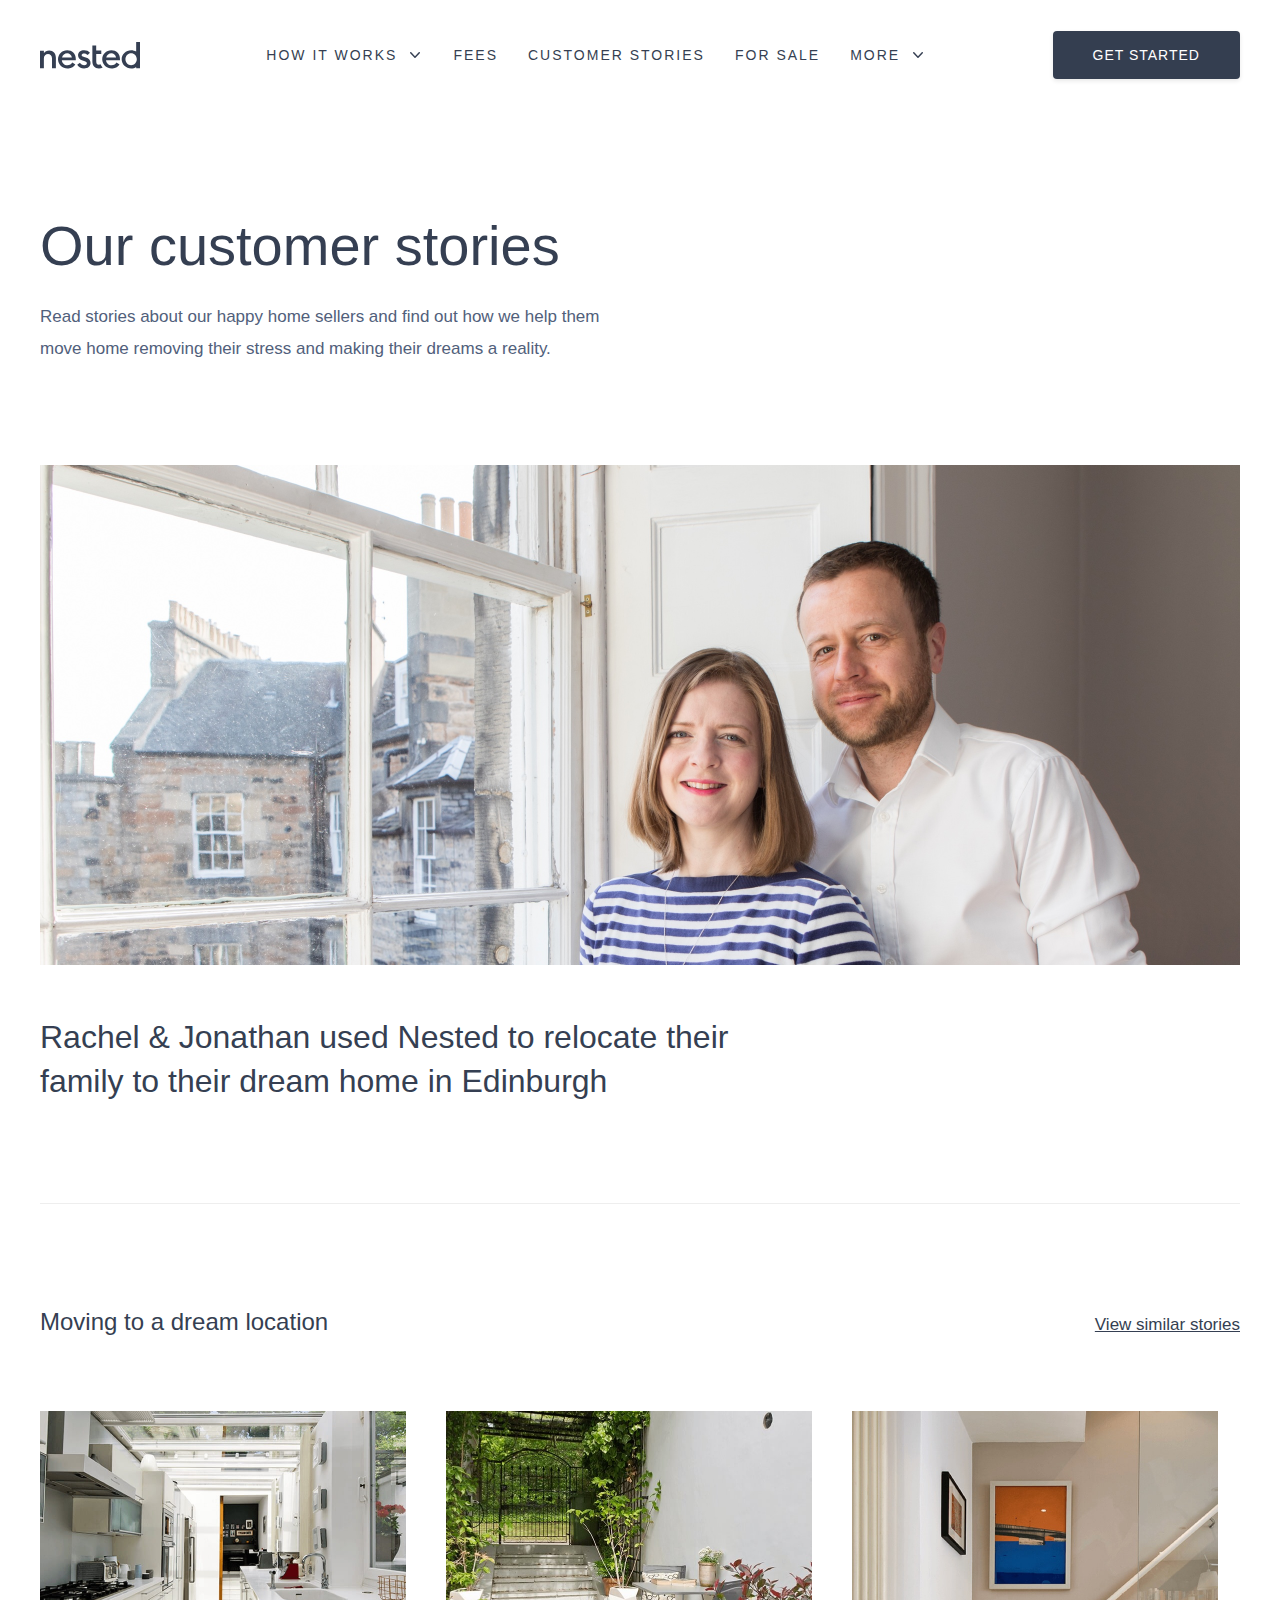
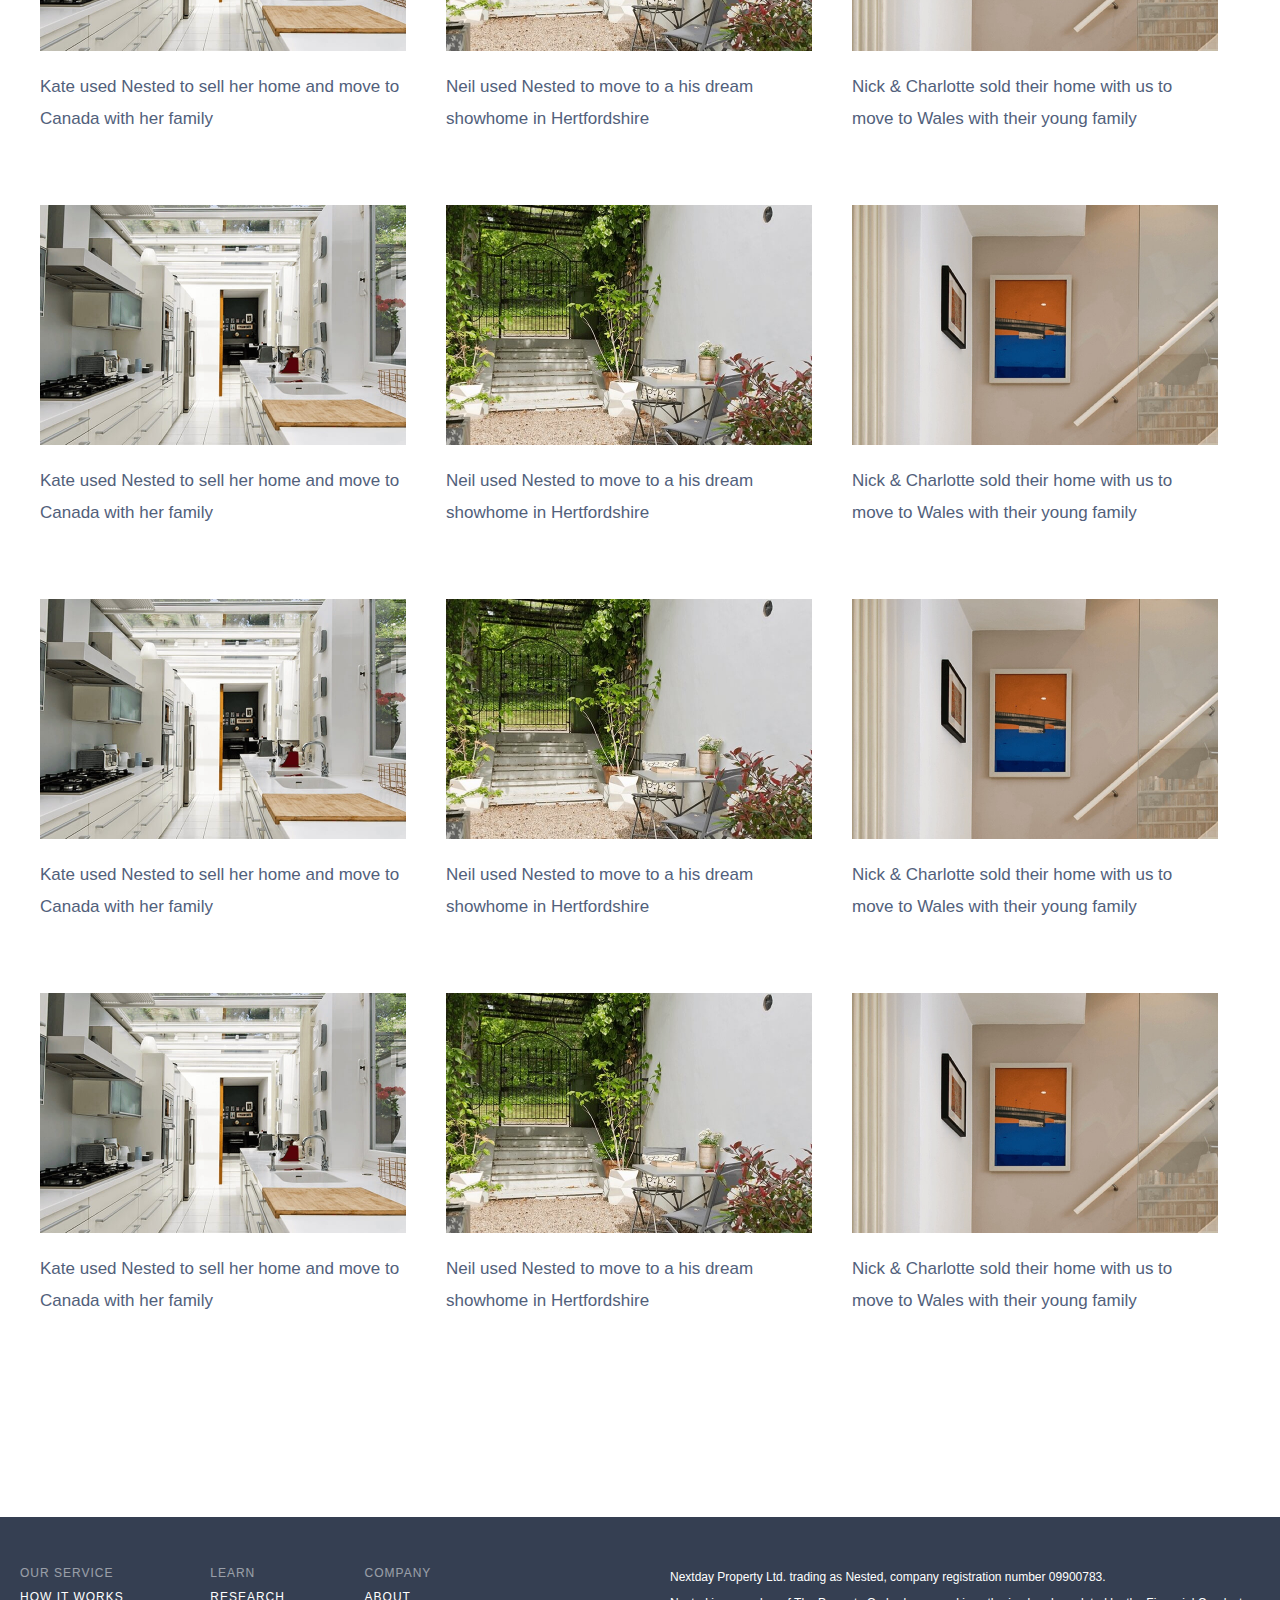
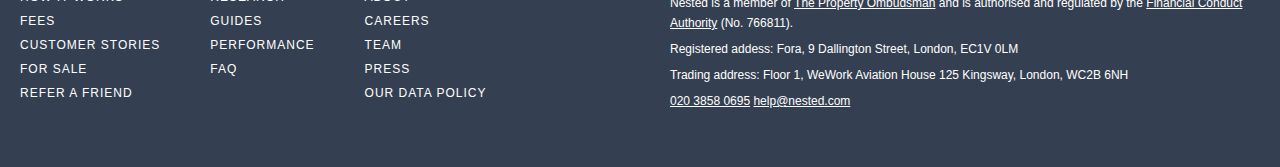
<file: index.html>
<!Doctype>
<html>
  <head>
    <meta charset="utf-8">
    <meta name="viewport" content="width=device-width, initial-scale=1.0">
    <title>Customer Story - Greg</title>
    <link rel="stylesheet" href="reset.css">
    <link rel="stylesheet" href="styles.css">
  </head>
  <body>
    <main>
    <nav>
      <div class="nav_desktop">
        <a href="#" class="logo">
          <img src="./icons/logo.svg">
        </a>
        <ul class="nav_menu">
          <li class="dropdown nav_item">
            <h4>How it works</h4><svg class="chevron_down" xmlns="http://www.w3.org/2000/svg" viewBox="0 0 16 16"><path transform="" fill="#353F52" fill-rule="nonzero" d="M7.989 9.164L4.297 5.229a.75.75 0 1 0-1.094 1.026l4.237 4.516a.75.75 0 0 0 1.092.002l4.263-4.516a.75.75 0 1 0-1.09-1.03L7.989 9.164z"></path></svg>
            <ul class="dropdown_list">
              <li class="dropdown_item dropdown_item_full" href="#">
                <a href="#">
                  <h4>The process</h4>
                  <p>Setting up with Nested can take as little as 7 days</p>
                </a>
              </li>
              <li class="dropdown_item dropdown_item_full" href="#">
                <a>
                  <h4>The advance</h4>
                  <p>Withdraw money from your home before it's sold</p>
                </a>
              </li>
              <li class="dropdown_item dropdown_item_full" href="#">
                <a>
                  <h4>Our valuation process</h4>
                  <p>See how we use data to accuractely value your home</p>
                </a>
              </li>
              <li class="dropdown_item dropdown_item_full" href="#">
                <a>
                  <h4>Our agency</h4>
                  <p>Our dedicated team will get you the best price</p>
                </a>
              </li>
            </ul>
          </li>
          <a href="#" class="nav_item">
            <h4>Fees</h4>
          </a>
          <a href="#" class="active nav_item nav_item_900">
            <h4>Customer Stories</h4>
          </a>
          <a href="#" class="nav_item nav_item_1000">
            <h4>For sale</h4>
          </a>
          <li class="dropdown nav_item dropdown_more">
            <h4>More</h4><svg class="chevron_down" xmlns="http://www.w3.org/2000/svg" viewBox="0 0 16 16"><path transform="" fill="#353F52" fill-rule="nonzero" d="M7.989 9.164L4.297 5.229a.75.75 0 1 0-1.094 1.026l4.237 4.516a.75.75 0 0 0 1.092.002l4.263-4.516a.75.75 0 1 0-1.09-1.03L7.989 9.164z"></path></svg>
            <ul class="dropdown_list">
              <li class="dropdown_item dropdown_900">
                <a href="#" class="nav_link">Customer stories</a>
              </li>
              <li class="dropdown_item dropdown_1000">
                <a href="#" class="nav_link">For sale</a>
              </li>
              <li class="dropdown_item">
                <a href="#" class="nav_link">About Nested</a>
              </li>
              <li class="dropdown_item">
                <a href="#" class="nav_link">Careers</a>
              </li>
              <li class="dropdown_item">
                <a href="#" class="nav_link">The team</a>
              </li>
              <li class="dropdown_item">
                <a href="#" class="nav_link">Press</a>
              </li>
              <li class="dropdown_item">
                <a href="#" class="nav_link">Refer a friend</a>
              </li>
            </ul>
          </li>
        </ul>
        <a class="button">Get started</a>  
      </div>
      <div class="nav_mobile">
        <a href="#" class="logo">
            <img src="./icons/logo.svg">
        </a>
        <div class="mobile_buttons">
          <a href="tel:+442038580695">
            <img src="./icons/phone.svg">
          </a>
          <a href="#menu">
            <img src="./icons/menu.svg">
          </a>
        </div>
        <div class="menu_mobile" id="menu">
          <a class="close_icon" href="#">
            <img src="./icons/cross.svg">
          </a>
          <h4>How it works</h4>
          <ul>
            <li class=" ">
              <a href="#" class="nav_link">The process</a>
            </li>
            <li class="">
              <a href="#" class="nav_link">The advance</a>
            </li>
            <li class="">
              <a href="#" class="nav_link">Our valuation process</a>
            </li>
            <li class="">
              <a href="#" class="nav_link">Our agency</a>
            </li>
          </ul>
          <ul>
            <li class="">
              <a href="#" class="nav_link">Fees</a>
            </li>
            <li class="">
              <a href="#" class="nav_link">Customer stories</a>
            </li>
            <li class="">
              <a href="#" class="nav_link">For sale</a>
            </li>
          </ul>
          <ul class="links_other">
            <li class="">
              <a href="#" class="nav_link">About Nested</a>
            </li>
            <li class="">
              <a href="#" class="nav_link">Careers</a>
            </li>
            <li class="">
              <a href="#" class="nav_link">The team</a>
            </li>
            <li class="">
              <a href="#" class="nav_link">Press</a>
            </li>
            <li class="">
              <a href="#" class="nav_link">Refer a friend</a>
            </li>
          </ul>
        </div>
      </div>
    </nav>
    <div class="home">
      <div class="content">
      <h1>Our customer stories</h1>
        <p>Read stories about our happy home sellers and find out how we help them move home removing their stress and making their dreams a reality.</p>
      </div>
      <a class="featured" href="./customer_story.html">
        <img class="img_fw" src="./story/img_people.jpg">
        <h2>Rachel & Jonathan used Nested to relocate their family to their dream home in Edinburgh</h2>
      </a>
      <div class="similar">
        <div class="similar_title_link">
          <h3>Moving to a dream location</h3>
          <a>View similar stories</a>
        </div>
        <div class="similar_container">
          <a class="similar_story" href="#">
            <img src="./story/similar_1.jpg">
            <p>Kate used Nested to sell her home and move to Canada with her family</p>
          </a>
          <a class="similar_story" href="#">
            <img src="./story/similar_2.jpg">
            <p>Neil used Nested to move to a his dream  showhome in Hertfordshire</p>
          </a>
          <a class="similar_story" href="#">
            <img src="./story/similar_3.jpg">
            <p>Nick & Charlotte sold their home with us to move to Wales with their young family</p>
          </a>
          <a class="similar_story" href="#">
            <img src="./story/similar_1.jpg">
            <p>Kate used Nested to sell her home and move to Canada with her family</p>
          </a>
          <a class="similar_story" href="#">
            <img src="./story/similar_2.jpg">
            <p>Neil used Nested to move to a his dream  showhome in Hertfordshire</p>
          </a>
          <a class="similar_story" href="#">
            <img src="./story/similar_3.jpg">
            <p>Nick & Charlotte sold their home with us to move to Wales with their young family</p>
          </a>
          <a class="similar_story" href="#">
            <img src="./story/similar_1.jpg">
            <p>Kate used Nested to sell her home and move to Canada with her family</p>
          </a>
          <a class="similar_story" href="#">
            <img src="./story/similar_2.jpg">
            <p>Neil used Nested to move to a his dream  showhome in Hertfordshire</p>
          </a>
          <a class="similar_story" href="#">
            <img src="./story/similar_3.jpg">
            <p>Nick & Charlotte sold their home with us to move to Wales with their young family</p>
          </a>
          <a class="similar_story" href="#">
            <img src="./story/similar_1.jpg">
            <p>Kate used Nested to sell her home and move to Canada with her family</p>
          </a>
          <a class="similar_story" href="#">
            <img src="./story/similar_2.jpg">
            <p>Neil used Nested to move to a his dream  showhome in Hertfordshire</p>
          </a>
          <a class="similar_story" href="#">
            <img src="./story/similar_3.jpg">
            <p>Nick & Charlotte sold their home with us to move to Wales with their young family</p>
          </a>
        </div>  
      </div>
    </div>
    <footer>
      <div class="footer_content">
        <div class="footer_left">
          <ul>
            <li class="footer_title">Our service</li>
            <li><a href="https://nested.com/how-it-works" class="footer_link">How it works</a></li>
            <li><a href="https://nested.com/fees" class="footer_link">Fees</a></li>
            <li><a href="https://nested.com/" class="footer_link">Customer stories</a></li>
            <li><a href="https://nested.com/for-sale" class="footer_link">For sale</a></li>
            <li><a href="https://nested.com/referrals" class="footer_link">Refer a friend</a></li>
          </ul>
          <ul>
            <li class="footer_title">Learn</li>
            <li><a href="https://nested.com/research" class="footer_link">Research</a></li>
            <li><a href="https://nested.com/guides/sell-your-home-fast" class="footer_link">Guides</a></li>
            <li><a href="https://nested.com/performance" class="footer_link">Performance</a></li>
            <li><a href="https://support.nested.com/" class="footer_link">FAQ</a></li>
          </ul>
          <ul>
            <li class="footer_title">Company</li>
            <li><a href="https://nested.com/about" class="footer_link">About</a></li>
            <li><a href="https://nested.com/careers" class="footer_link">Careers</a></li>
            <li><a href="https://nested.com/team" class="footer_link">Team</a></li>
            <li><a href="https://nested.com/press" class="footer_link">Press</a></li>
            <li><a href="https://support.nested.com/nested-s-data-and-privacy-policy/nested-s-privacy-policy/what-data-we-collect-and-how-we-use-it" class="footer_link">Our data policy</a></li>
          </ul> 
        </div>
        <div class="footer_right">
          <p>Nextday Property Ltd. trading as Nested, company registration number 09900783.</p>
          <p>Nested is a member of <a href="https://www.tpos.co.uk/">The Property Ombudsman</a> and is authorised and regulated by the <a href="https://register.fca.org.uk/ShPo_FirmDetailsPage?id=001b000003aZkK2AAK">Financial Conduct Authority</a> (No. 766811).</p>
          <p>Registered addess: Fora, 9 Dallington Street, London, EC1V 0LM</p>
          <p>Trading address: Floor 1, WeWork Aviation House 125 Kingsway, London, WC2B 6NH</p>
          <p><a href="tel:+442038580695">020 3858 0695</a> <a href="mailto:help@nested.com">help@nested.com</a></p>
        </div>  
      </div>
    </footer>
  </main>
</body>
</file>
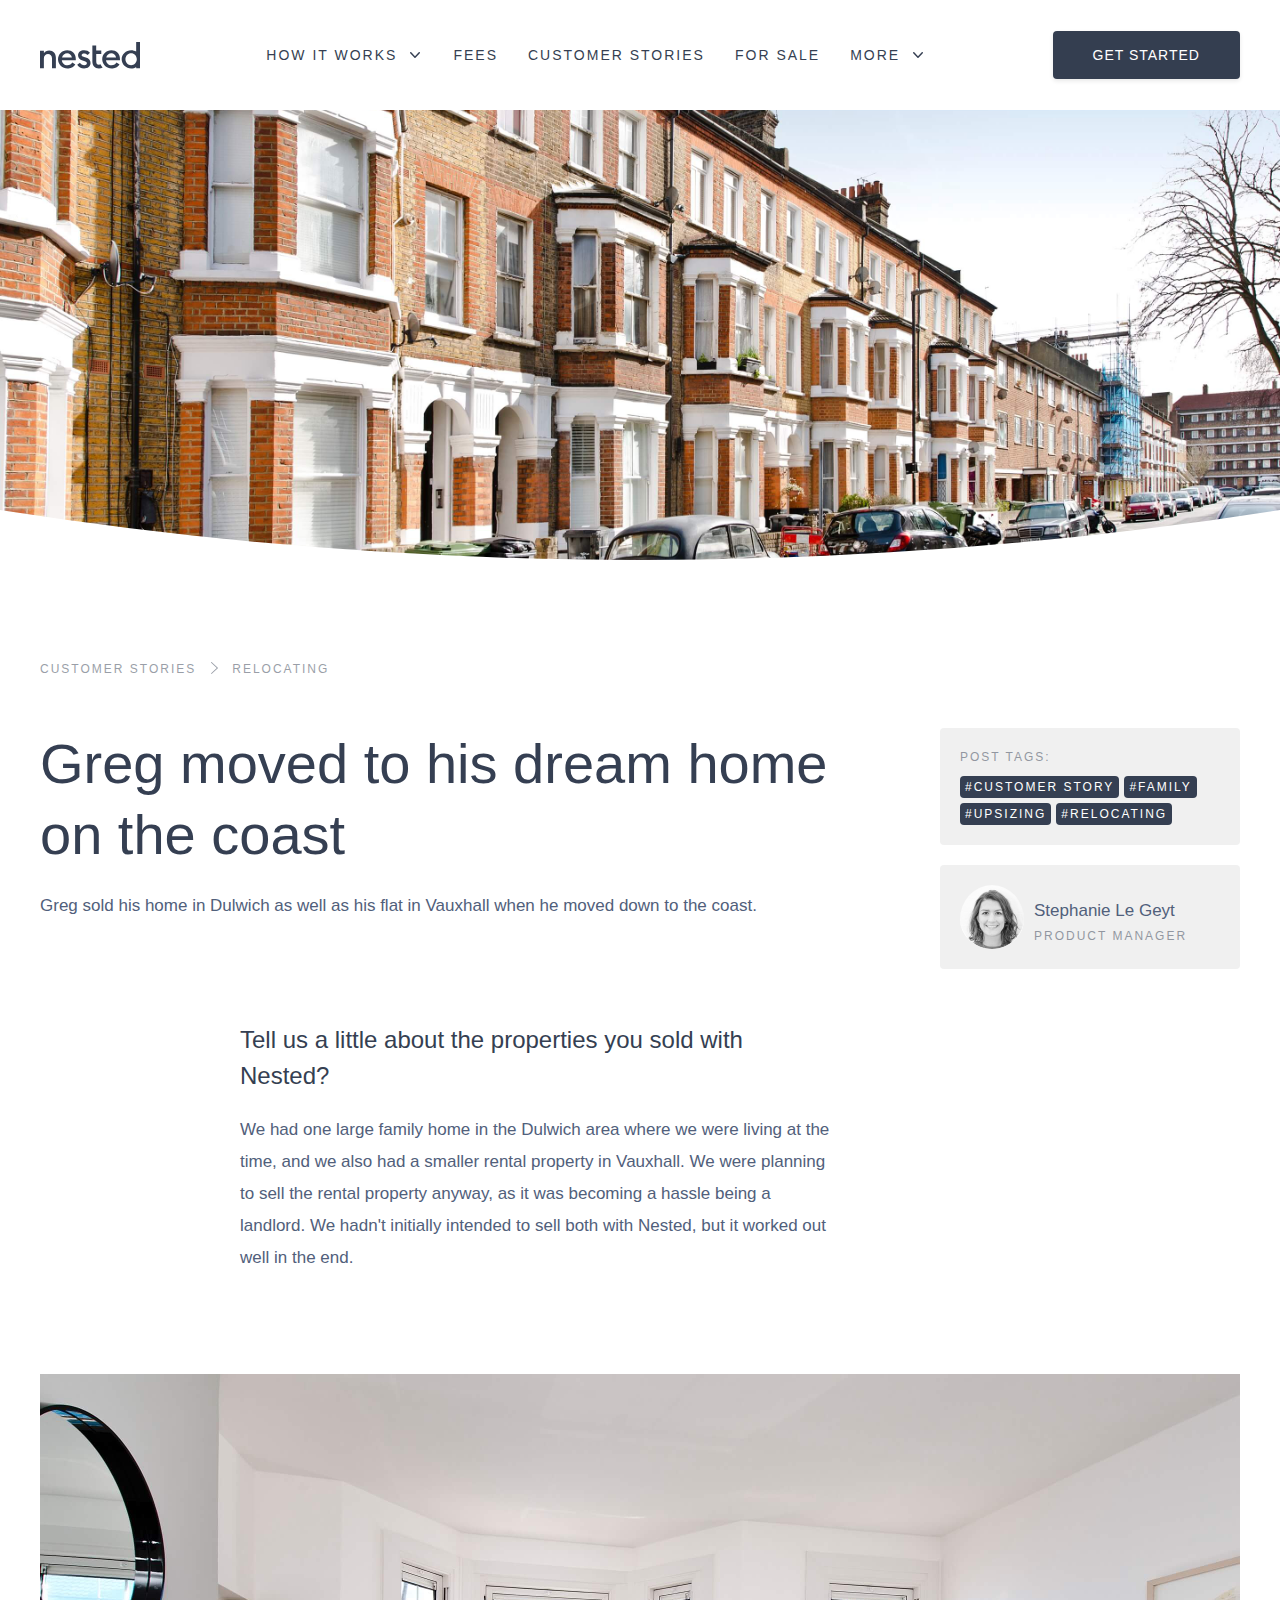
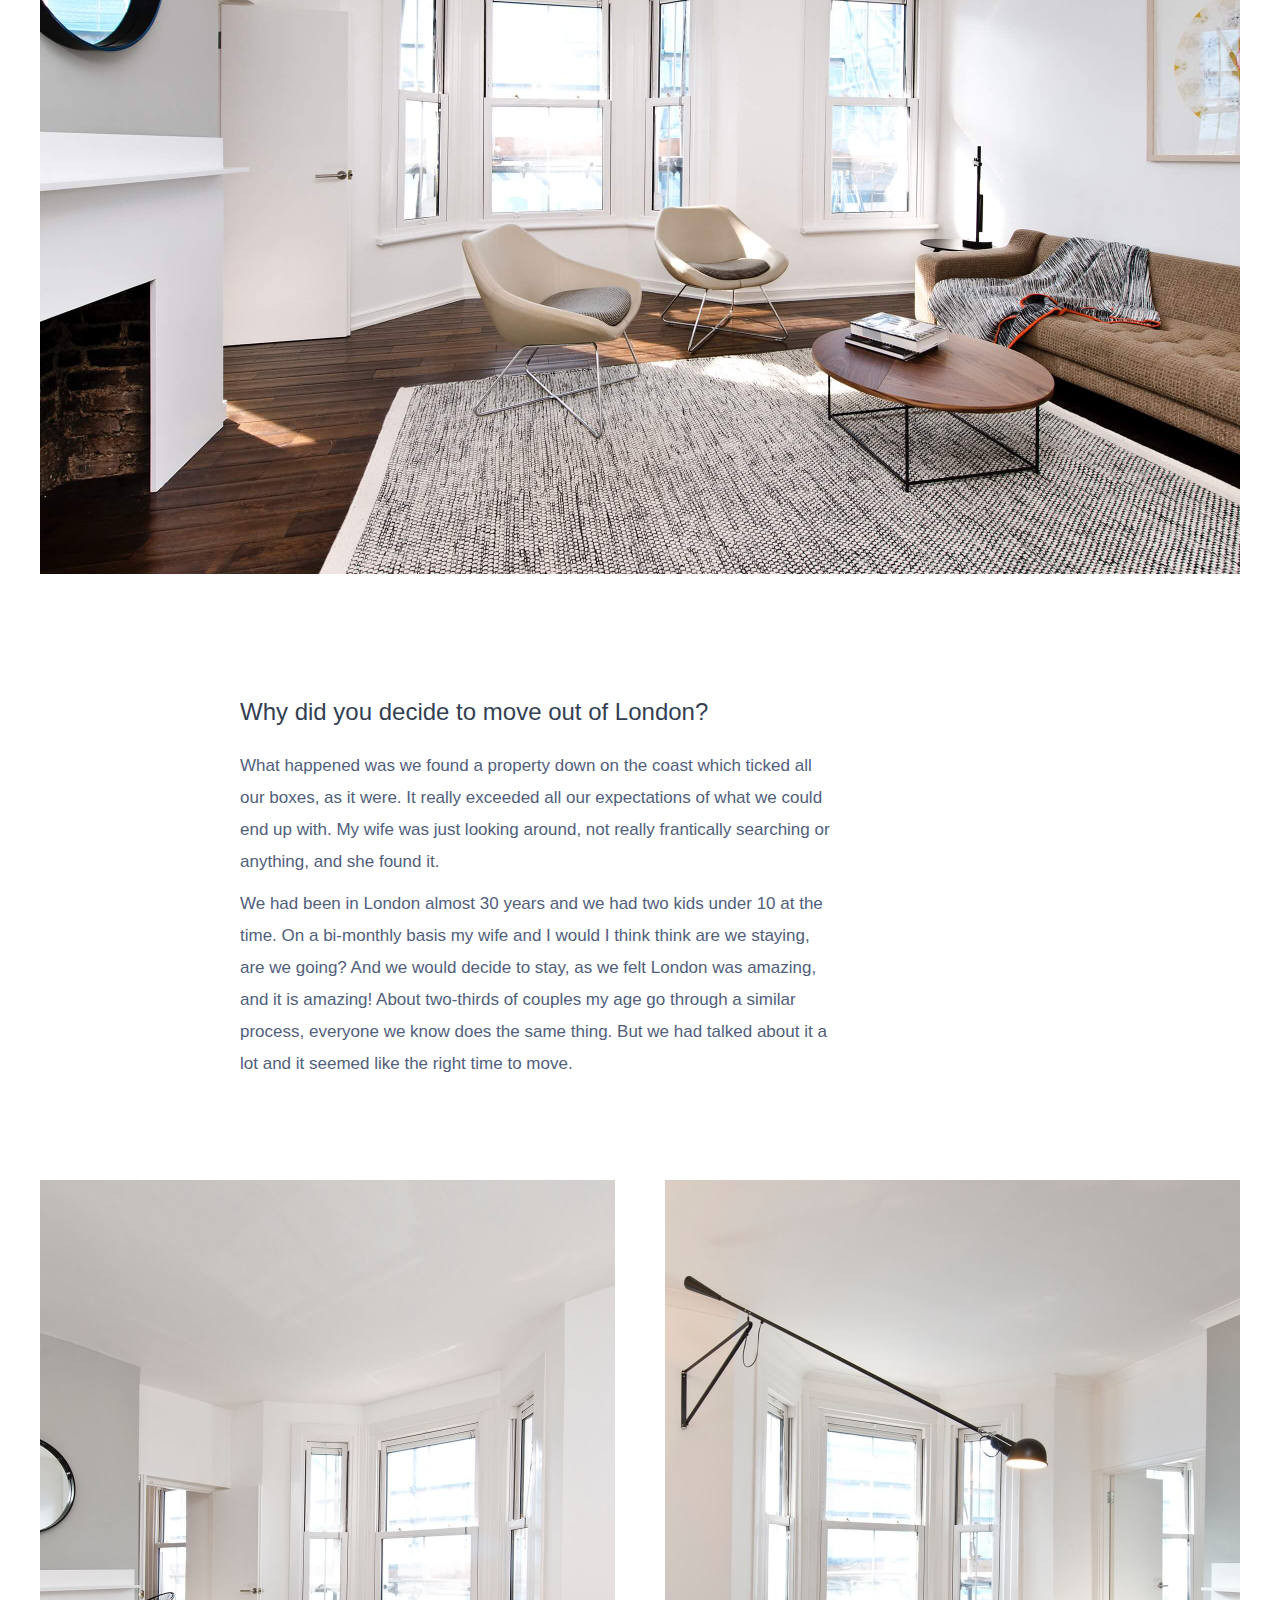
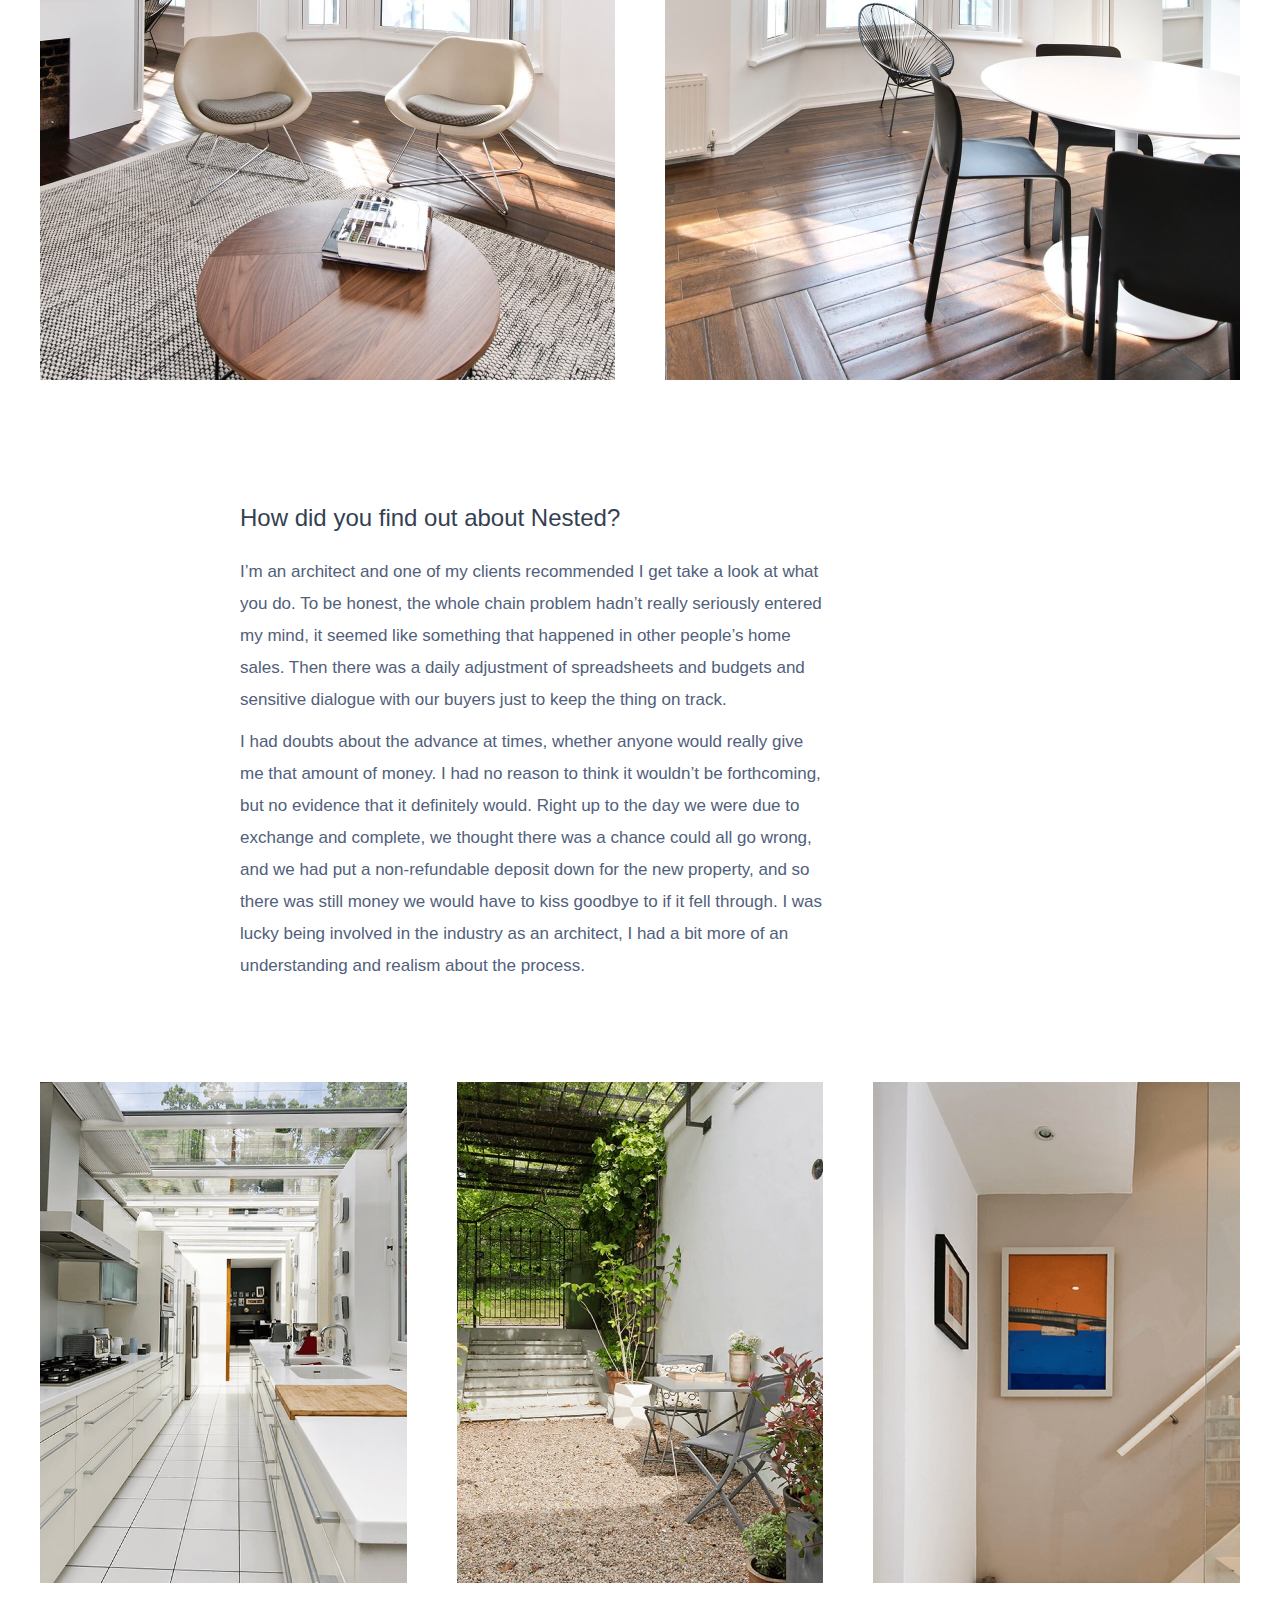
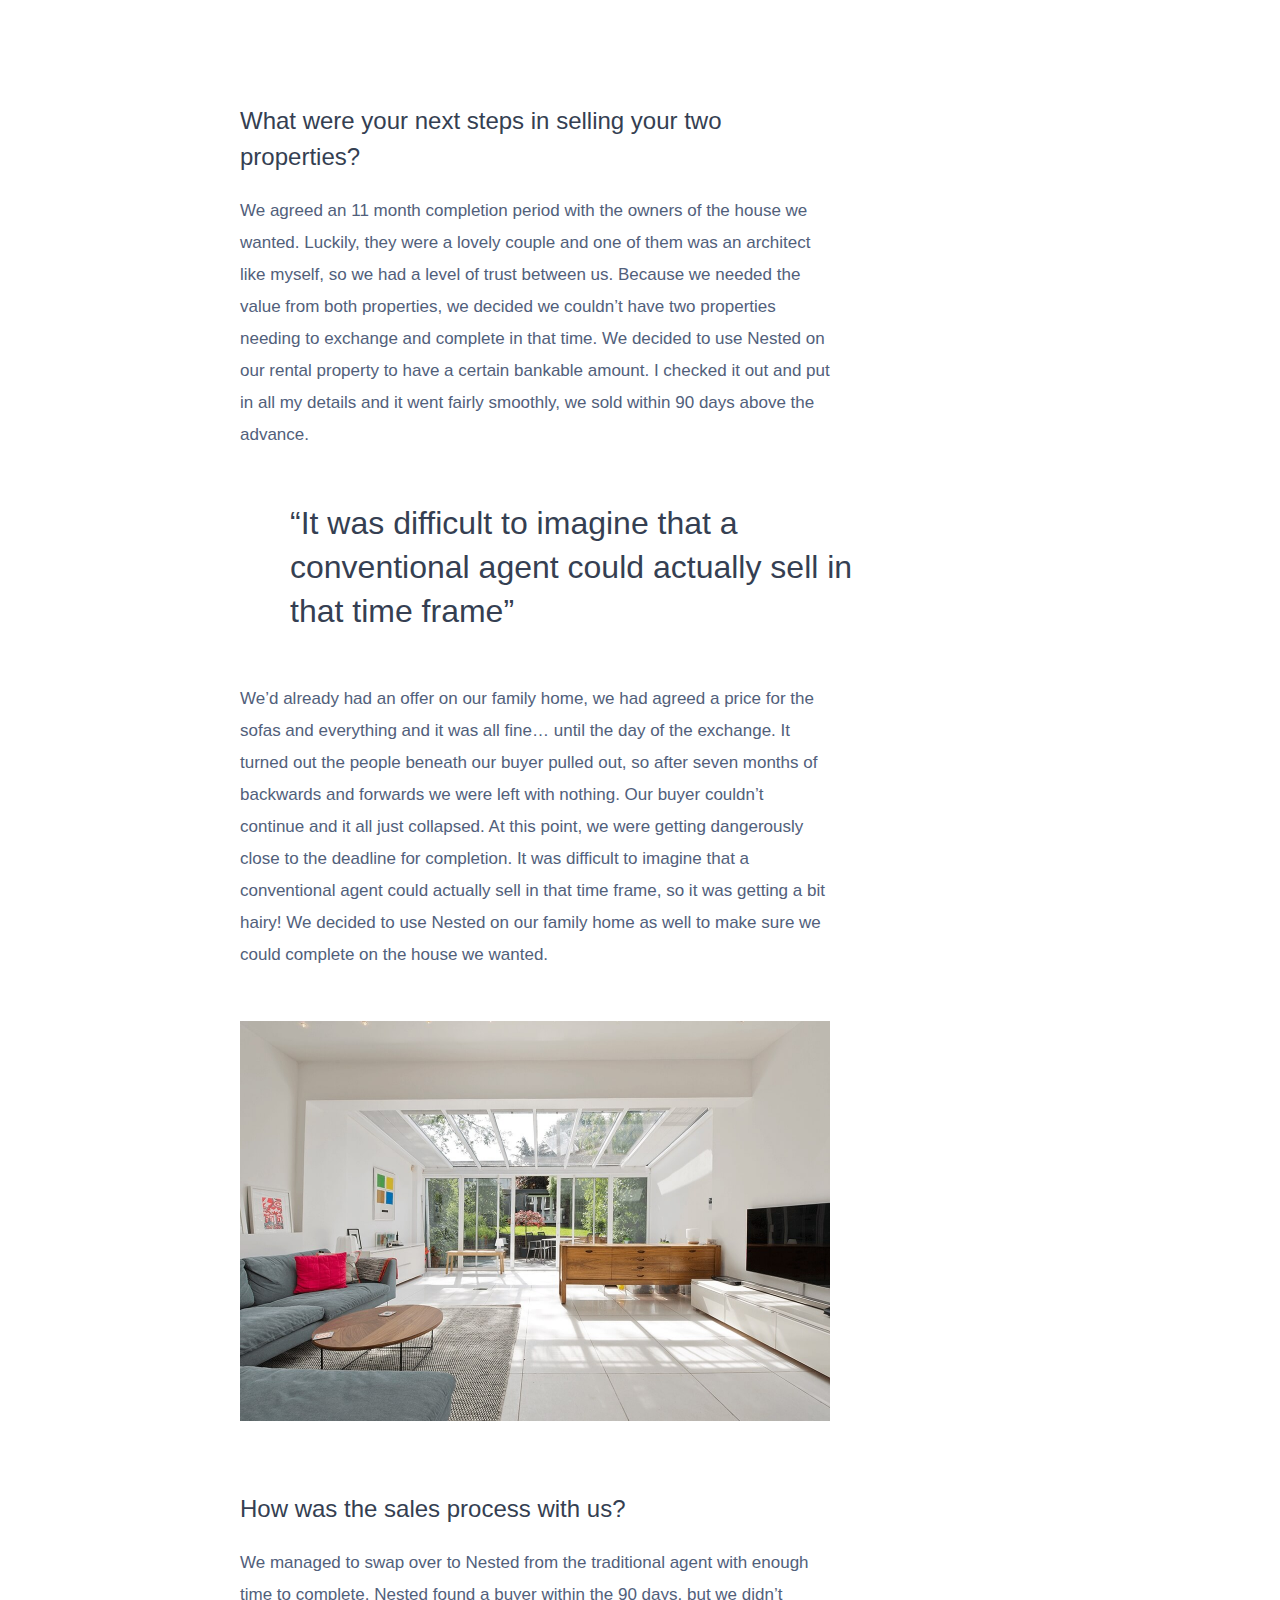
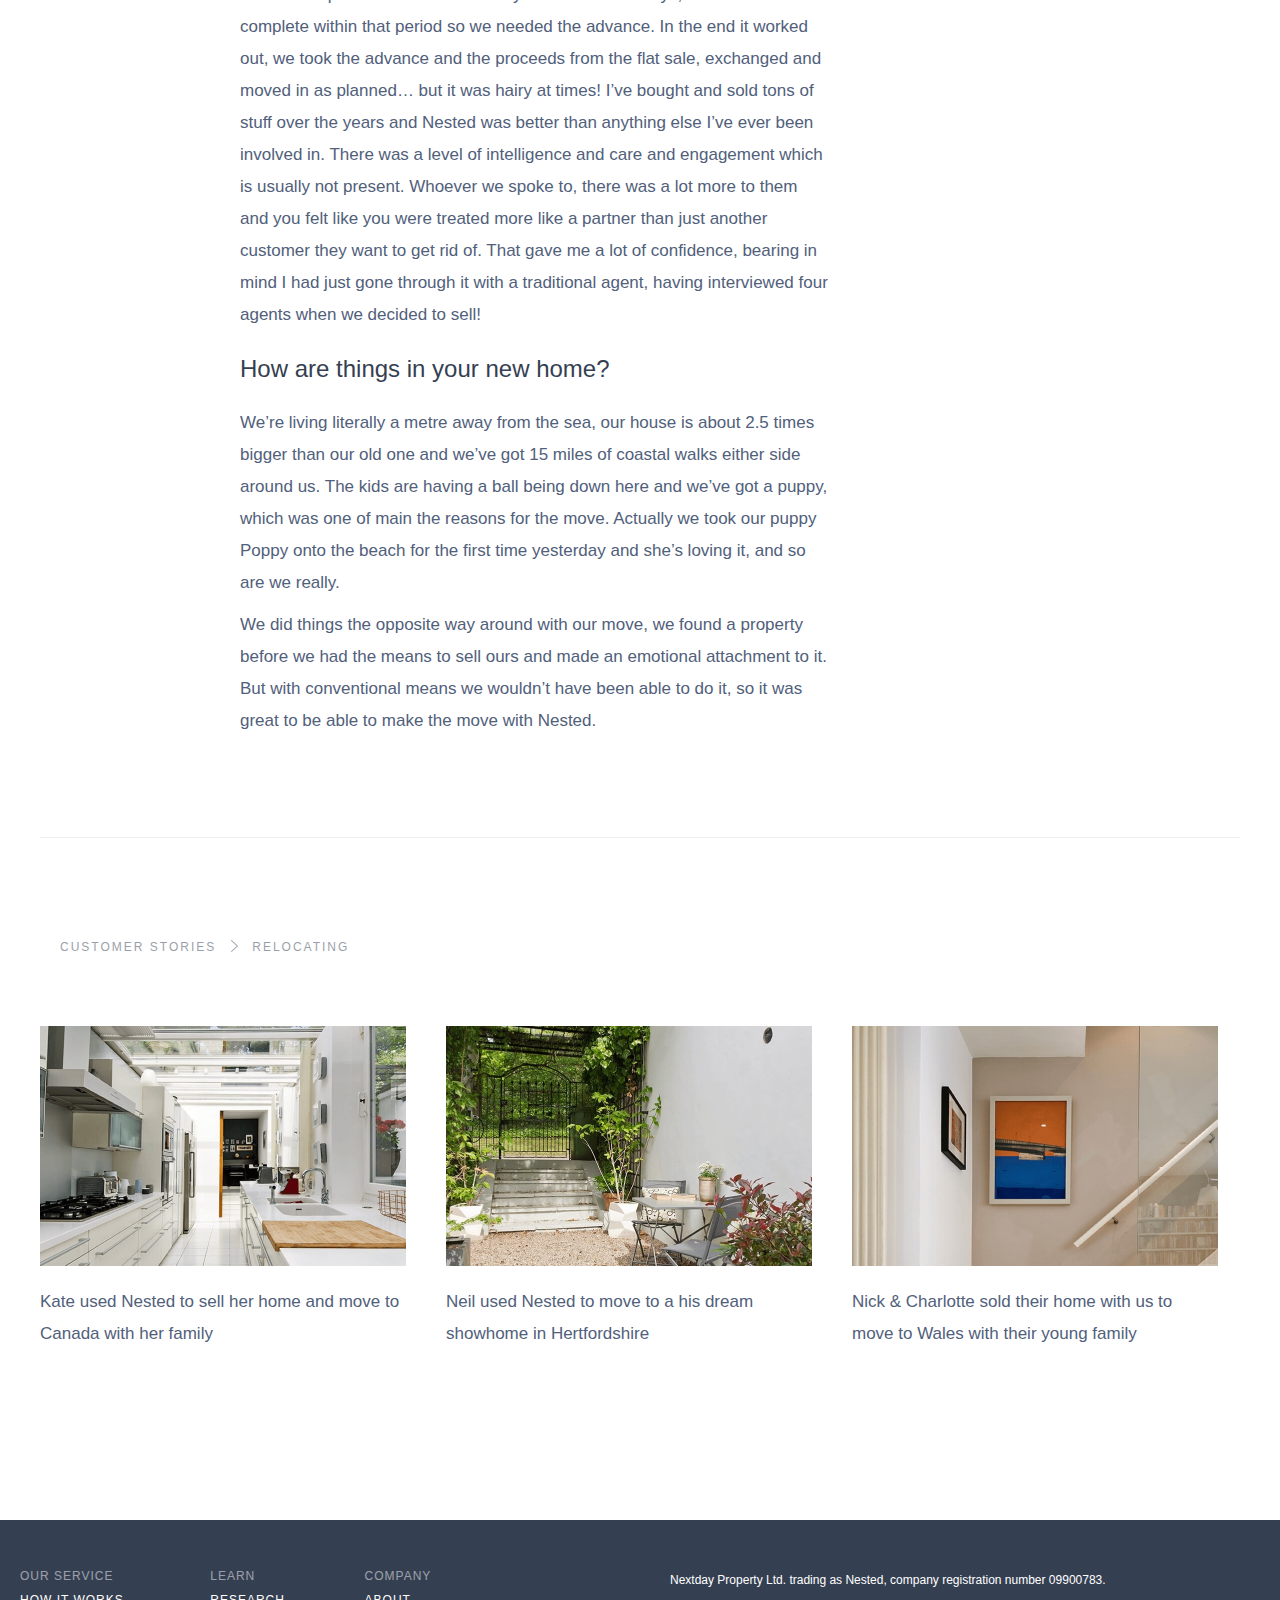
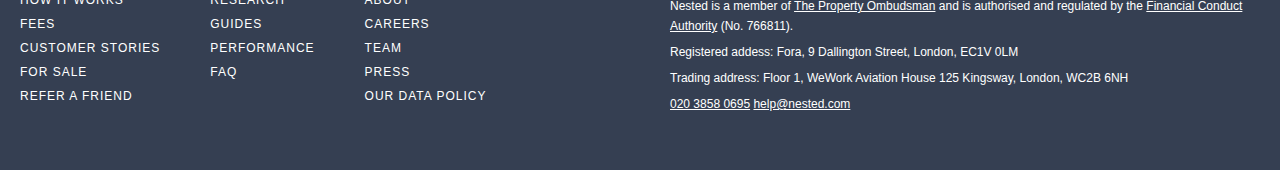
<file: customer_story.html>
<!Doctype>
<html>
  <head>
    <meta charset="utf-8">
    <meta name="viewport" content="width=device-width, initial-scale=1.0">
    <title>Customer Story - Greg</title>
    <link rel="stylesheet" href="reset.css">
    <link rel="stylesheet" href="styles.css">
  </head>
  <body>
    <main>
      <nav>
        <div class="nav_desktop">
          <a href="#" class="logo">
            <img src="./icons/logo.svg">
          </a>
          <ul class="nav_menu">
            <li class="dropdown nav_item">
              <h4>How it works</h4><svg class="chevron_down" xmlns="http://www.w3.org/2000/svg" viewBox="0 0 16 16"><path transform="" fill="#353F52" fill-rule="nonzero" d="M7.989 9.164L4.297 5.229a.75.75 0 1 0-1.094 1.026l4.237 4.516a.75.75 0 0 0 1.092.002l4.263-4.516a.75.75 0 1 0-1.09-1.03L7.989 9.164z"></path></svg>
              <ul class="dropdown_list">
                <li class="dropdown_item dropdown_item_full" href="#">
                  <a href="#">
                    <h4>The process</h4>
                    <p>Setting up with Nested can take as little as 7 days</p>
                  </a>
                </li>
                <li class="dropdown_item dropdown_item_full" href="#">
                  <a>
                    <h4>The advance</h4>
                    <p>Withdraw money from your home before it's sold</p>
                  </a>
                </li>
                <li class="dropdown_item dropdown_item_full" href="#">
                  <a>
                    <h4>Our valuation process</h4>
                    <p>See how we use data to accuractely value your home</p>
                  </a>
                </li>
                <li class="dropdown_item dropdown_item_full" href="#">
                  <a>
                    <h4>Our agency</h4>
                    <p>Our dedicated team will get you the best price</p>
                  </a>
                </li>
              </ul>
            </li>
            <a href="#" class="nav_item">
              <h4>Fees</h4>
            </a>
            <a href="#" class="active nav_item nav_item_900">
              <h4>Customer Stories</h4>
            </a>
            <a href="#" class="nav_item nav_item_1000">
              <h4>For sale</h4>
            </a>
            <li class="dropdown nav_item dropdown_more">
              <h4>More</h4><svg class="chevron_down" xmlns="http://www.w3.org/2000/svg" viewBox="0 0 16 16"><path transform="" fill="#353F52" fill-rule="nonzero" d="M7.989 9.164L4.297 5.229a.75.75 0 1 0-1.094 1.026l4.237 4.516a.75.75 0 0 0 1.092.002l4.263-4.516a.75.75 0 1 0-1.09-1.03L7.989 9.164z"></path></svg>
              <ul class="dropdown_list">
                <li class="dropdown_item dropdown_900">
                  <a href="#" class="nav_link">Customer stories</a>
                </li>
                <li class="dropdown_item dropdown_1000">
                  <a href="#" class="nav_link">For sale</a>
                </li>
                <li class="dropdown_item">
                  <a href="#" class="nav_link">About Nested</a>
                </li>
                <li class="dropdown_item">
                  <a href="#" class="nav_link">Careers</a>
                </li>
                <li class="dropdown_item">
                  <a href="#" class="nav_link">The team</a>
                </li>
                <li class="dropdown_item">
                  <a href="#" class="nav_link">Press</a>
                </li>
                <li class="dropdown_item">
                  <a href="#" class="nav_link">Refer a friend</a>
                </li>
              </ul>
            </li>
          </ul>
          <a class="button">Get started</a>  
        </div>
        <div class="nav_mobile">
          <a href="#" class="logo">
              <img src="./icons/logo.svg">
          </a>
          <div class="mobile_buttons">
            <a href="tel:+442038580695">
              <img src="./icons/phone.svg">
            </a>
            <a href="#menu">
              <img src="./icons/menu.svg">
            </a>
          </div>
          <div class="menu_mobile" id="menu">
            <a class="close_icon" href="#">
              <img src="./icons/cross.svg">
            </a>
            <h4>How it works</h4>
            <ul>
              <li class=" ">
                <a href="#" class="nav_link">The process</a>
              </li>
              <li class="">
                <a href="#" class="nav_link">The advance</a>
              </li>
              <li class="">
                <a href="#" class="nav_link">Our valuation process</a>
              </li>
              <li class="">
                <a href="#" class="nav_link">Our agency</a>
              </li>
            </ul>
            <ul>
              <li class="">
                <a href="#" class="nav_link">Fees</a>
              </li>
              <li class="">
                <a href="#" class="nav_link">Customer stories</a>
              </li>
              <li class="">
                <a href="#" class="nav_link">For sale</a>
              </li>
            </ul>
            <ul class="links_other">
              <li class="">
                <a href="#" class="nav_link">About Nested</a>
              </li>
              <li class="">
                <a href="#" class="nav_link">Careers</a>
              </li>
              <li class="">
                <a href="#" class="nav_link">The team</a>
              </li>
              <li class="">
                <a href="#" class="nav_link">Press</a>
              </li>
              <li class="">
                <a href="#" class="nav_link">Refer a friend</a>
              </li>
            </ul>
          </div>
        </div>
      </nav>
    <div class="hero">
      <img class="swoosh" src="story/swoosh.svg">
      <div class="hero_wrapper">
        <img class="img_hero" src="./story/img_hero.jpg">
      </div>
    </div>
    <div class="breadcrumbs">
      <a href="#">Customer Stories</a>
      <a href="#">Relocating</a>
    </div>
    <div class="post">
      <div class="intro">
        <div class="intro_content">
          <h1>Greg moved to his dream home on the coast</h1>
          <p class="subtitle">Greg sold his home in Dulwich as well as his flat in Vauxhall when he moved down to the coast.</p>
        </div>
        <div class="post_info">
          <div class="tags_container">
            <h4>Post tags:</h4>
            <div class="tags">
              <a href="#" class="tag">#Customer story</a>
              <a href="#" class="tag">#Family</a>
              <a href="#" class="tag">#Upsizing</a>
              <a href="#" class="tag">#Relocating</a>
            </div>
          </div>
          <div class="author_container">
            <div class="author">
              <img src="./authors/steph.jpg">
              <div class="bio">
                <p>Stephanie Le Geyt</p>
                <h4>Product manager</h4>
              </div>
            </div>
          </div>
        </div>
      </div>
      <div class="content">
        <h3>Tell us a little about the properties you sold with Nested?</h3>
        <p>We had one large family home in the Dulwich area where we were living at the time, and we also had a smaller rental property in Vauxhall. We were planning to sell the rental property anyway, as it was becoming a hassle being a landlord. We hadn't initially intended to sell both with Nested, but it worked out well in the end.</p>
        <img class="img_fw" src="./story/img_fw.jpg">
        <h3>Why did you decide to move out of London?</h3>
        <p>What happened was we found a property down on the coast which ticked all our boxes, as it were. It really exceeded all our expectations of what we could end up with. My wife was just looking around, not really frantically searching or anything, and she found it.</p>
        <p>We had been in London almost 30 years and we had two kids under 10 at the time. On a bi-monthly basis my wife and I would I think think are we staying, are we going? And we would decide to stay, as we felt London was amazing, and it is amazing! About two-thirds of couples my age go through a similar process, everyone we know does the same thing. But we had talked about it a lot and it seemed like the right time to move.</p>
        <div class="gallery">
          <div class="img_container">
            <img src="./story/img_2_1.jpg">
          </div>
          <div class="img_container">
            <img src="./story/img_2_2.jpg">
          </div>
        </div>
        <h3>How did you find out about Nested?</h3>
        <p>I’m an architect and one of my clients recommended I get take a look at what you do. To be honest, the whole chain problem hadn’t really seriously entered my mind, it seemed like something that happened in other people’s home sales. Then there was a daily adjustment of spreadsheets and budgets and sensitive dialogue with our buyers just to keep the thing on track.</p>
        <p>I had doubts about the advance at times, whether anyone would really give me that amount of money. I had no reason to think it wouldn’t be forthcoming, but no evidence that it definitely would. Right up to the day we were due to exchange and complete, we thought there was a chance could all go wrong, and we had put a non-refundable deposit down for the new property, and so there was still money we would have to kiss goodbye to if it fell through. I was lucky being involved in the industry as an architect, I had a bit more of an understanding and realism about the process.</p>
        <div class="gallery">
            <div class="img_container">
              <img src="./story/img_3_1.jpg">
            </div>
            <div class="img_container">
              <img src="./story/img_3_2.jpg">
            </div>
            <div class="img_container">
                <img src="./story/img_3_3.jpg">
              </div>
          </div>
        <h3>What were your next steps in selling your two properties?</h3>
        <p>We agreed an 11 month completion period with the owners of the house we wanted. Luckily, they were a lovely couple and one of them was an architect like myself, so we had a level of trust between us. Because we needed the value from both properties, we decided we couldn’t have two properties needing to exchange and complete in that time. We decided to use Nested on our rental property to have a certain bankable amount. I checked it out and put in all my details and it went fairly smoothly, we sold within 90 days above the advance.</p>
        <blockquote>
            <p>“It was difficult to imagine that a conventional agent could actually sell in that time frame”</p>
        </blockquote>
        <p>We’d already had an offer on our family home, we had agreed a price for the sofas and everything and it was all fine… until the day of the exchange. It turned out the people beneath our buyer pulled out, so after seven months of backwards and forwards we were left with nothing. Our buyer couldn’t continue and it all just collapsed. At this point, we were getting dangerously close to the deadline for completion. It was difficult to imagine that a conventional agent could actually sell in that time frame, so it was getting a bit hairy! We decided to use Nested on our family home as well to make sure we could complete on the house we wanted.</p>
        <div class="gallery">
          <div class="img_container">
            <img src="./story/img_1.jpg">
          </div>
        </div>
        <h3>How was the sales process with us?</h3>
        <p>We managed to swap over to Nested from the traditional agent with enough time to complete. Nested found a buyer within the 90 days, but we didn’t complete within that period so we needed the advance. In the end it worked out, we took the advance and the proceeds from the flat sale, exchanged and moved in as planned… but it was hairy at times! I’ve bought and sold tons of stuff over the years and Nested was better than anything else I’ve ever been involved in. There was a level of intelligence and care and engagement which is usually not present. Whoever we spoke to, there was a lot more to them and you felt like you were treated more like a partner than just another customer they want to get rid of. That gave me a lot of confidence, bearing in mind I had just gone through it with a traditional agent, having interviewed four agents when we decided to sell!</p>
        <h3>How are things in your new home?</h3>
        <p>We’re living literally a metre away from the sea, our house is about 2.5 times bigger than our old one and we’ve got 15 miles of coastal walks either side around us. The kids are having a ball being down here and we’ve got a puppy, which was one of main the reasons for the move. Actually we took our puppy Poppy onto the beach for the first time yesterday and she’s loving it, and so are we really.</p>       
        <p>We did things the opposite way around with our move, we found a property before we had the means to sell ours and made an emotional attachment to it. But with conventional means we wouldn’t have been able to do it, so it was great to be able to make the move with Nested.</p>
      </div>
    </div>
    <div class="similar">
      <div class="breadcrumbs">
        <a href="#">Customer Stories</a>
        <a href="#">Relocating</a>
      </div>
      <div class="similar_container">
        <a class="similar_story" href="#">
          <img src="./story/similar_1.jpg">
          <p>Kate used Nested to sell her home and move to Canada with her family</p>
        </a>
        <a class="similar_story" href="#">
          <img src="./story/similar_2.jpg">
          <p>Neil used Nested to move to a his dream  showhome in Hertfordshire</p>
        </a>
        <a class="similar_story" href="#">
          <img src="./story/similar_3.jpg">
          <p>Nick & Charlotte sold their home with us to move to Wales with their young family</p>
        </a>
      </div>  
    </div>
    <footer>
      <div class="footer_content">
        <div class="footer_left">
          <ul>
            <li class="footer_title">Our service</li>
            <li><a href="https://nested.com/how-it-works" class="footer_link">How it works</a></li>
            <li><a href="https://nested.com/fees" class="footer_link">Fees</a></li>
            <li><a href="https://nested.com/" class="footer_link">Customer stories</a></li>
            <li><a href="https://nested.com/for-sale" class="footer_link">For sale</a></li>
            <li><a href="https://nested.com/referrals" class="footer_link">Refer a friend</a></li>
          </ul>
          <ul>
            <li class="footer_title">Learn</li>
            <li><a href="https://nested.com/research" class="footer_link">Research</a></li>
            <li><a href="https://nested.com/guides/sell-your-home-fast" class="footer_link">Guides</a></li>
            <li><a href="https://nested.com/performance" class="footer_link">Performance</a></li>
            <li><a href="https://support.nested.com/" class="footer_link">FAQ</a></li>
          </ul>
          <ul>
            <li class="footer_title">Company</li>
            <li><a href="https://nested.com/about" class="footer_link">About</a></li>
            <li><a href="https://nested.com/careers" class="footer_link">Careers</a></li>
            <li><a href="https://nested.com/team" class="footer_link">Team</a></li>
            <li><a href="https://nested.com/press" class="footer_link">Press</a></li>
            <li><a href="https://support.nested.com/nested-s-data-and-privacy-policy/nested-s-privacy-policy/what-data-we-collect-and-how-we-use-it" class="footer_link">Our data policy</a></li>
          </ul> 
        </div>
        <div class="footer_right">
          <p>Nextday Property Ltd. trading as Nested, company registration number 09900783.</p>
          <p>Nested is a member of <a href="https://www.tpos.co.uk/">The Property Ombudsman</a> and is authorised and regulated by the <a href="https://register.fca.org.uk/ShPo_FirmDetailsPage?id=001b000003aZkK2AAK">Financial Conduct Authority</a> (No. 766811).</p>
          <p>Registered addess: Fora, 9 Dallington Street, London, EC1V 0LM</p>
          <p>Trading address: Floor 1, WeWork Aviation House 125 Kingsway, London, WC2B 6NH</p>
          <p><a href="tel:+442038580695">020 3858 0695</a> <a href="mailto:help@nested.com">help@nested.com</a></p>
        </div>  
      </div>
    </footer>
  </main>
</body>
</file>
<file: styles.css>
@font-face {
  font-family: "Euclid Circular B";
  font-weight: 300;
  src: url('https://assets.nested.com/fonts/EuclidCircularB-Light-WebS.woff2') format('woff2');
}

@font-face {
  font-family: "Euclid Circular B";
  font-weight: 500;
  src: url('https://assets.nested.com/fonts/EuclidCircularB-Medium-WebS.woff2') format('woff2');
}

* {
  font-family: "Euclid Circular B";
  text-rendering: optimizeLegibility;
  -webkit-font-smoothing: antialiased;
  font-family: "Euclid Circular B", sans-serif;
}

body {
  background: rgb(245, 245, 245);
}

main {
  max-width: 1920px;
  margin: 0 auto;
  background: #fff;
  box-shadow: rgba(34, 34, 34, 0.1) 0px 0px 4px 0px;
}

h1 {
  font-size: 56px;
  line-height: 71px;
  font-weight: 500;
  max-width: 790px;
  margin-bottom: 20px;
  color: #353F52;
}

h2 {
  font-size: 32px;
  line-height: 44px;
  font-weight: 500;
  max-width: 690px;
  color: #353F52;
}

h3 {
  font-size: 24px;
  line-height: 36px;
  font-weight: 500;
  max-width: 590px;
  margin: 20px 0;
  color: #353F52;
}

h4, .breadcrumbs a{
  font-size: 12px;
  line-height: 18px;
  font-weight: 500;
  opacity: 0.5;
  letter-spacing: 2px;
  color: #353F52;
  text-transform: uppercase;
  text-decoration: none;
}

p {
  font-size: 17px;
  line-height: 32px;
  font-weight: 300;
  max-width: 590px;
  color: #51607B;
}

nav {
  width: calc(100% - 40px);
  height: 110px;
  max-width: 1200px;
  padding: 0 20px;
  margin: 0 auto;
  display: flex;
  align-items: center;
  justify-content: space-between;
}

.nav_menu {
  display: flex;
  justify-content: center;
  align-items: center;
}

.button {
  color: #fff;
  font-size: 14px;
  font-weight: 500;
  letter-spacing: 1px;
  text-align: center;
  text-transform: uppercase;
  background-color: rgb(52, 62, 80);
  box-shadow: rgba(34, 34, 34, 0.1) 0px 2px 4px 0px;
  line-height: 1;
  border-radius: 4px;
  padding: 17px 40px;
  text-decoration: none;
  transition: all 0.1s ease 0s;
  cursor: pointer;
}

.button:hover {
  transform: translateY(-2px);
  box-shadow: rgba(53, 63, 82, 0.1) 0px 4px 8px 0px;
}

.dropdown {
  cursor: pointer;
  position: relative;
  display: flex;
  padding: 40px 0;
}

.dropdown:hover .dropdown_list, .dropdown_list:hover {
  display: flex;
  flex-direction: column;
}

.dropdown_list {
  display: none;
  position: absolute;
  background: #fff;
  border-radius: 4px;
  box-shadow: rgba(53, 63, 82, 0.1) 0px 0px 12px 0px;
  padding: 15px;
  z-index: 100;
  margin-top: 35px;
  left: 50%;
  transform-origin: 50% -50px 0px;
  transform: translateX(-50%);
}

.dropdown_list::before {
  width: 0px;
  height: 0px;
  position: absolute;
  top: -10px;
  left: 50%;
  content: "";
  transform: translateX(-50%);
  border-bottom: 10px solid white;
  border-left: 10px solid transparent;
  border-right: 10px solid transparent;
}

.nav_menu a {
  text-decoration: none;
}

.nav_link {
  white-space: nowrap;
  font-size: 14px;
  line-height: 18px;
  font-weight: 500;
  letter-spacing: 2px;
  color: #353F52;
  text-transform: uppercase;
  text-decoration: none;
}

.dropdown_item {
  padding: 15px 15px 10px;
  border-radius: 4px;
}

.dropdown_item_full {
  width: 345px;
}

.dropdown_item:hover {
  background-color: rgb(247, 251, 255);
  border: 1px solid rgb(238, 243, 254);
  padding: 14px 14px 9px;
}

.chevron_down {
  height: 16px;
  width: 16px;
  margin: 1px 0 1px 10px;
}

nav h4 {
  opacity: 1;
  font-size: 14px;
  line-height: 18px;
}

.dropdown_item h4 {
  margin-bottom: 5px;
}

.nav_item {
  margin: 2px 15px 2px 15px;
}

.nav_item:hover {
  margin: 2px 15px 0 15px;
  padding: 10px 0;
  border-bottom: 2px solid #353F52;
}

.dropdown:hover {
  border-bottom: none;
  margin: 2px 15px 2px 15px;
}

.dropdown_900, .dropdown_1000 {
  display: none;
}

.dropdown_more .dropdown_list {
  padding: 30px;
}

.dropdown_more .dropdown_item {
  padding: 0;
  padding-bottom: 10px;
  border-radius: 0;
  margin-bottom: 28px;
  width: fit-content;
}

.dropdown_more .dropdown_item:last-child {
  margin-bottom: 0px;
}

.dropdown_more .dropdown_item:hover {
  background-color: #fff;
  border: none;
  border-bottom: 2px solid #353F52;
  padding: 0;
  padding-bottom: 8px;
}

.nav_desktop {
  display: flex;
  justify-content: space-between;
  align-items: center;
  width: 100%;
}

.nav_mobile {
  display: none;
  width: calc(100% - 40px);
  position: absolute;
  top: 0;
  height: 72px;
}

.nav_mobile img {
  padding: 0;
}

.menu_mobile {
  width: calc(100% - 80px);
  background: #fff;
  border-radius: 4px;
  position: fixed;
  top: 10px;
  left: 10px;
  padding: 30px 30px 0;
  z-index: 1000;
  border: 1px solid rgb(238, 243, 254);
  box-shadow: rgba(53, 63, 82, 0.1) 0px 0px 12px 0px;
}

.menu_mobile h4 {
  opacity: 0.5;
  margin-bottom: 30px;
}

.menu_mobile ul {
  margin-bottom: 30px;
}

.menu_mobile li {
  margin-bottom: 15px;
}

.links_other {
  background: #f7f7f7;
  margin: 0 -30px 0 !important;
  padding: 30px
}

.menu_mobile ul li:last-child {
  margin-bottom: 0px;
}

.close_icon {
  height: 32px;
  width: 32px;
  position: absolute;
  display: block;
  top: 20px;
  right: 20px;
  z-index: 100;
}

.close_icon img {
  padding: 0;
  height: 32px;
  width: 32px;
}

.mobile_buttons a {
  height: 32px;
  width: 32px;
  display: inline-block;
  margin-left: 20px;
}

.subtitle {
  max-width: 790px;
}

a {
  font-size: 17px;
  line-height: 32px;
  font-weight: 500;
  color: #353F52;
  text-decoration: underline;
}

.hero {
  margin: 0 0 100px;
  max-width: 100%;
  max-height: 600px;
  overflow: hidden;
  position: relative;
}

.hero .swoosh {
  width: 100%;
  height: 50px;
  position: absolute;
  bottom: 0;
  padding: 0;
  -o-object-fit: unset;
     object-fit: unset;
}

.img_hero {
  position: initial;
  padding: 0;
}

.post {
  max-width: 1240px;
  margin: 0 auto;
  display: -webkit-box;
  display: -ms-flexbox;
  display: flex;
  -webkit-box-orient: vertical;
  -webkit-box-direction: normal;
      -ms-flex-direction: column;
          flex-direction: column;
}

.post .content {
  margin: 0 20px 100px;
}

.post .content h2, .post .content h3, .post .content p{
  margin-left: 200px;
}

blockquote {
  margin: 50px 0 50px 50px;
  max-width: 840px;
}

blockquote p {
  font-size: 32px;
  line-height: 44px;
  font-weight: 500;
  color: #353F52;
}

img {
  max-width: 100%;
  padding: 50px 0;
  height: auto;
  position: relative;
  -o-object-fit: cover;
     object-fit: cover;
}

.img_fw {
  max-width: 100%;
  max-height: 66.67%;
  margin: 50px 0;
}

.gallery, .similar_container {
  display: -webkit-box;
  display: -ms-flexbox;
  display: flex;
  -ms-flex-wrap: wrap;
      flex-wrap: wrap;
  padding: 50px 0;
  max-width: 1200px;
}

.gallery {
  -webkit-box-pack: justify;
  -ms-flex-pack: justify;
      justify-content: space-between;
}

.img_container {
  min-width: calc(33.33333% - 50px);
  max-width: calc(50% - 25px);
  -webkit-box-flex: 1;
      -ms-flex: 1;
          flex: 1;
}

.img_container img {
  display: block;
  width: 100%;
}

.similar {
  max-width: 1200px;
  margin: 0 auto;
  padding: 100px 0;
  border-top: 1px solid #eee; 
  display: -webkit-box; 
  display: -ms-flexbox; 
  display: flex;
  -webkit-box-orient: vertical;
  -webkit-box-direction: normal;
      -ms-flex-direction: column;
          flex-direction: column;
}

.breadcrumbs + .similar_container {
  padding:0 0 50px 0;
}

.similar_story {
  max-width: calc(33% - 30px);
  min-width: calc(33% - 30px);
  -webkit-box-flex: 1;
      -ms-flex: 1;
          flex: 1;
  text-decoration: none;
  margin: 20px;
}

.similar_story img {
  margin-bottom: 20px;
}

.similar_story p{
  font-weight: 500;
}

.similar_title_link {
  display: flex;
  justify-content: space-between;
  align-items: baseline;
}

.breadcrumbs {
  width: 100%;
  max-width: 1200px;
  margin: 0 auto 50px;
  padding: 0 20px;
  display: -webkit-box;
  display: -ms-flexbox;
  display: flex;
}

.breadcrumbs a {
  margin-right: 10px;
  position: relative;
  display: -webkit-box;
  display: -ms-flexbox;
  display: flex;
}

.intro {
  display: -webkit-box;
  display: -ms-flexbox;
  display: flex;
  -webkit-box-pack: justify;
      -ms-flex-pack: justify;
          justify-content: space-between;
  margin: 0 20px;
}

.intro_content {
  margin: 0 20px 100px 0;
}

.post_info {
  max-width: 300px;
  width: 100%;
}

.tags_container, .author_container {
  display: -webkit-box;
  display: -ms-flexbox;
  display: flex;
  -webkit-box-orient: vertical;
  -webkit-box-direction: normal;
      -ms-flex-direction: column;
          flex-direction: column;
  padding: 20px 20px 15px 20px;
  border-radius: 4px;
  background-color: #F0F0F0;
  margin-bottom: 20px;
}

.intro h4 {
  display: block;
}

.tags {
  margin-top: 10px;
}

.tags {
  display: -webkit-box;
  display: -ms-flexbox;
  display: flex;
  -ms-flex-wrap: wrap;
      flex-wrap: wrap;
}

.tag {
  background-color: #353F52;
  color: #fff;
  font-size: 12px;
  line-height: 18px;
  font-weight: 300;
  letter-spacing: 2px;
  text-transform: uppercase;
  border-radius: 4px;
  padding: 2px 5px;
  text-decoration: none;
  display: inline-block;
  margin: 0 5px 5px 0;
}

.author {
  display: -webkit-box;
  display: -ms-flexbox;
  display: flex;
  -webkit-box-align: center;
      -ms-flex-align: center;
          align-items: center;
}

.author_container {
  margin: 0;
}

.author p {
  font-weight: 500;
}

.author img {
  border-radius: 50%;
  height: 64px;
  width: 64px;
  padding: 0 0 5px 0;
  margin-right: 10px;
}

.hero_wrapper {
  display: -webkit-box;
  display: -ms-flexbox;
  display: flex;
  -webkit-box-align: center;
      -ms-flex-align: center;
          align-items: center;
  max-width: 100%;
  max-height: 50vh;
}

.home {
  max-width: 1200px;
  width: calc(100% - 40px);
  margin: 100px auto 0;
  padding: 0 20px;
}

.featured {
  text-decoration: none;
}

.featured .img_fw {
  max-height: 500px;
  width: 100%;
  padding: 0;
  margin: 100px 0 50px;
}

.home .similar {
  margin-top: 100px;
}

.home .similar_story {
  margin-bottom: 50px;
}

/* Conditional CSS */

p + p {
  margin-top: 10px;
}

h3 + .img_fw {
  margin: 30px 0 50px;
}

.content h3:first-child {
  margin-top: 0px;
}

.img_container:nth-child(n+2) {
  margin-left: 50px;
}

.img_container:only-child {
  margin-left: 200px;
  max-width: 590px;
}

.img_container:only-child img, .similar_story img  {
  padding: 0;
}

.breadcrumbs a:nth-child(n+2)::before {
  content: url(./icons/chevron_right.svg);
  display: block;
  width:16px;
  height:16px;
  margin-right: 10px;
}

.similar_story:nth-child(3n+1) {
  margin-left: 0;
}

.similar h3 {
  margin: 0;
}

footer {
  width: 100%;
  background: #353F52;
}

.footer_content {
  display: flex;
  width: calc(100% - 40px);
  max-width: 1240px;
  padding: 50px 20px;
  margin: 0 auto;
  justify-content: space-between;
  flex-wrap: wrap;
}

.footer_left, .footer_right {
  display: flex;
  flex-wrap: wrap;
}

.footer_right {
  flex-direction: column;
}

footer ul {
  margin-right: 50px;
}

.footer_link, .footer_title{
  font-size: 12px;
  letter-spacing: 1px;
  text-transform: uppercase;
  color: #fff;
  margin: 0 0 12px 0;
  font-weight: 500;
  text-decoration: none;
  line-height: 1;
  display: block;
}

.footer_title {
  opacity: 0.5;
}

footer p, .footer_right a {
  color: #fff;
  font-size: 12px;
  font-weight: 300;
  line-height: 1.67;
  margin: 0px 0px 6px;
  padding: 0px;
}

.footer_right a {
  font-weight: 500;
}


/* Media Queries */

@media only screen and (max-width: 900px) {

.dropdown_900 {
  display: block;
}

.nav_item_900 {
  display: none;
}

}

@media only screen and (max-width: 1000px) {

  .dropdown_1000 {
    display: block;
  }

  .nav_item_1000 {
    display: none;
  }
  
  }

@media only screen and (max-width: 960px) {

  .intro, .post .content h2, .post .content h3, .post .content p, .img_container:only-child, .img_container:nth-child(n+2), .similar_story:nth-child(n+2), .img_container, .similar_story {
    margin-left: 20px;
    margin-right: 20px;
  }

  .post .content h2, .post .content h3, .post .content p {
    margin-left: 100px;
  }

  .home .similar_story {
    margin: 0 0 50px !important;
  }

}

@media only screen and (max-width: 720px) {

  h1 {
    font-size: 32px;
    line-height: 44px;
  }

  h2, blockquote {
    font-size: 24px;
    line-height: 32px;
  }

  h3 {
    font-size: 20px;
    line-height: 30px;
  }

  .intro, .post .content h2, .post .content h3, .post .content p, .img_container:only-child, .img_container:nth-child(n+2), .similar_story:nth-child(n+2), .img_container, .similar_story {
    margin-left: 20px;
    margin-right: 20px;
  }
  
  .gallery, .similar_container {
    -webkit-box-orient: vertical;
    -webkit-box-direction: normal;
        -ms-flex-direction: column;
            flex-direction: column;
  }

  .img_container, .similar_story, .breadcrumbs {
    max-width: calc(100% - 40px);
  }

  .similar_story:nth-child(-n+2), .intro_content {
    margin-bottom: 20px;
  }

  .similar {
    padding: 50px 0;
  }

  img {
    padding: 10px 0;
  }

  blockquote {
    margin: 50px 0;
  }

  .post .content {
    margin: 50px 0;
  }

  .hero .swoosh {
    height: 25px;
  }

  nav {
    height: 72px;
  }

  .hero {
    margin: 0 0 50px;
  }

  .intro {
    -webkit-box-orient: vertical;
    -webkit-box-direction: normal;
        -ms-flex-direction: column;
            flex-direction: column;
  }

  .post_info {
    max-width: 100%;
  }

  .featured .img_fw {
    margin: 50px 0;
  }

  .home .img_container, .home .similar_story, .home .breadcrumbs {
    max-width: 100%;;
  }

  .nav_mobile {
    display: flex;
    align-items: center;
    justify-content: space-between;
  }

  #menu {
    display: none;
  }

  #menu:target {
    display: block;
  }

  .nav_desktop {
    display: none;
  }


}
</file>
